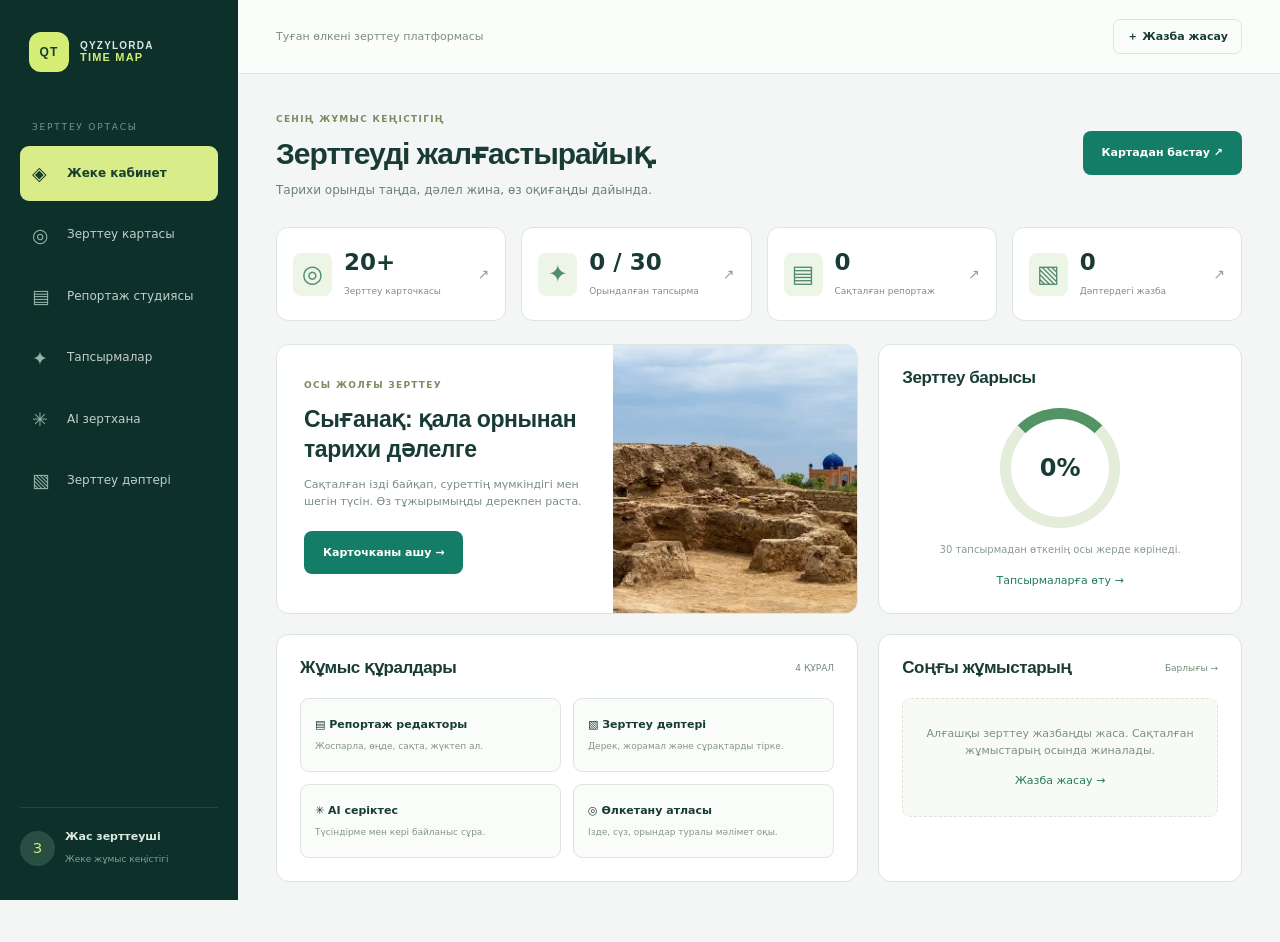
<file: index.html>
<!doctype html><html lang="kk"><head><meta charset="utf-8"><meta name="viewport" content="width=device-width,initial-scale=1"><title>Жеке кабинет | QYZYLORDA TIME MAP</title><link rel="stylesheet" href="styles.css"><link rel="stylesheet" href="pages.css"><link rel="stylesheet" href="dashboard.css"></head><body><aside class="app-sidebar"><a class="brand" href="index.html"><span class="brandmark">QT</span><span>QYZYLORDA<br><b>TIME MAP</b></span></a><span class="nav-label">ЗЕРТТЕУ ОРТАСЫ</span><nav id="nav"><a href="index.html"><i>◈</i> Жеке кабинет</a><a href="map.html"><i>◎</i> Зерттеу картасы</a><a href="stories.html"><i>▤</i> Репортаж студиясы</a><a href="quest.html"><i>✦</i> Тапсырмалар</a><a href="lab.html"><i>✳</i> AI зертхана</a><a href="notebook.html"><i>▧</i> Зерттеу дәптері</a></nav><div class="sidebar-bottom"><span class="avatar">З</span><div><b>Жас зерттеуші</b><small>Жеке жұмыс кеңістігі</small></div></div></aside><header class="app-top"><button id="menu" aria-label="Мәзір">☰</button><span>Туған өлкені зерттеу платформасы</span><a href="notebook.html" class="new-note">＋ Жазба жасау</a></header><main class="workspace"><div class="workspace-heading"><div><span class="eyebrow">СЕНІҢ ЖҰМЫС КЕҢІСТІГІҢ</span><h1>Зерттеуді жалғастырайық.</h1><p>Тарихи орынды таңда, дәлел жина, өз оқиғаңды дайында.</p></div><a class="button primary" href="map.html">Картадан бастау ↗</a></div><section class="overview"><a href="map.html"><span class="metric-icon">◎</span><div><b>20+</b><small>Зерттеу карточкасы</small></div><span>↗</span></a><a href="quest.html"><span class="metric-icon">✦</span><div><b id="doneMetric">0 / 30</b><small>Орындалған тапсырма</small></div><span>↗</span></a><a href="stories.html"><span class="metric-icon">▤</span><div><b id="reportMetric">0</b><small>Сақталған репортаж</small></div><span>↗</span></a><a href="notebook.html"><span class="metric-icon">▧</span><div><b id="notesMetric">0</b><small>Дәптердегі жазба</small></div><span>↗</span></a></section><div class="dashboard-grid"><section class="panel expedition"><div class="exp-copy"><span class="eyebrow">ОСЫ ЖОЛҒЫ ЗЕРТТЕУ</span><h2>Сығанақ: қала орнынан тарихи дәлелге</h2><p>Сақталған ізді байқап, суреттің мүмкіндігі мен шегін түсін. Өз тұжырымыңды дерекпен раста.</p><a class="button primary" href="map.html">Карточканы ашу →</a></div><img src="assets/syganak.webp" alt="Сығанақ қалашығы"></section><section class="panel progress-panel"><h2>Зерттеу барысы</h2><div class="progress-ring"><strong id="progressPercent">0%</strong></div><p>30 тапсырмадан өткенің осы жерде көрінеді.</p><a href="quest.html">Тапсырмаларға өту →</a></section><section class="panel"><div class="panel-head"><h2>Жұмыс құралдары</h2><span>4 ҚҰРАЛ</span></div><div class="tools-grid"><a href="stories.html"><b>▤ Репортаж редакторы</b><small>Жоспарла, өңде, сақта, жүктеп ал.</small></a><a href="notebook.html"><b>▧ Зерттеу дәптері</b><small>Дерек, жорамал және сұрақтарды тірке.</small></a><a href="lab.html"><b>✳ AI серіктес</b><small>Түсіндірме мен кері байланыс сұра.</small></a><a href="map.html"><b>◎ Өлкетану атласы</b><small>Ізде, сүз, орындар туралы мәлімет оқы.</small></a></div></section><section class="panel"><div class="panel-head"><h2>Соңғы жұмыстарың</h2><a href="notebook.html">Барлығы →</a></div><div id="recentWork" class="recent-work"></div></section></div></main><script src="workspace.js"></script></body></html>
</file>
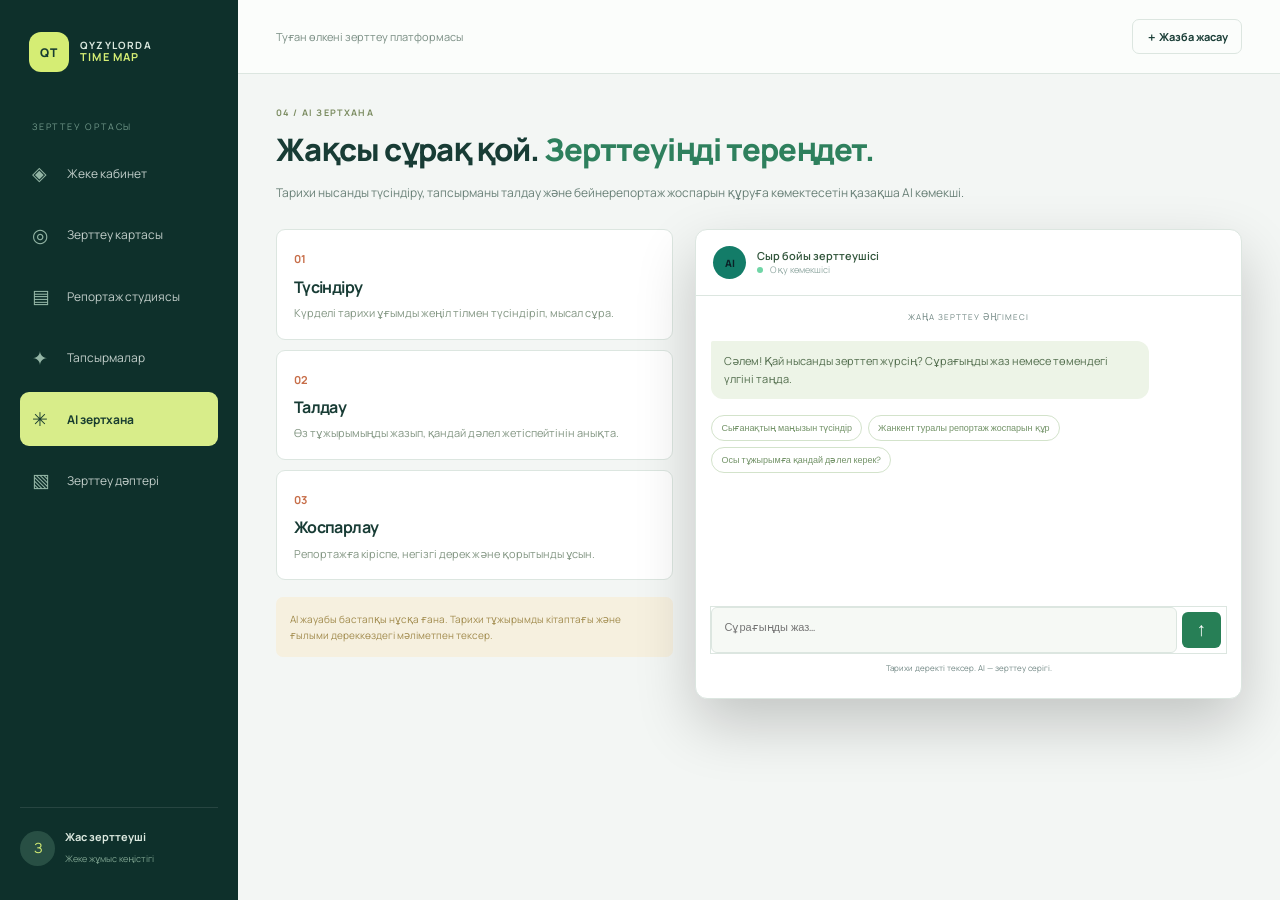
<file: lab.html>
<!doctype html><html lang="kk"><head><meta charset="utf-8"><meta name="viewport" content="width=device-width,initial-scale=1"><meta name="theme-color" content="#0b1720"><title>AI зертхана | QYZYLORDA TIME MAP</title><link href="https://fonts.googleapis.com/css2?family=DM+Sans:wght@400;500;600;700&family=Manrope:wght@400;500;600;700;800&display=swap" rel="stylesheet"><link rel="stylesheet" href="styles.css"><link rel="stylesheet" href="pages.css"><link rel="stylesheet" href="dashboard.css"></head><body><aside class="app-sidebar"><a class="brand" href="index.html"><span class="brandmark">QT</span><span>QYZYLORDA<br><b>TIME MAP</b></span></a><span class="nav-label">ЗЕРТТЕУ ОРТАСЫ</span><nav id="nav"><a href="index.html"><i>◈</i> Жеке кабинет</a><a href="map.html"><i>◎</i> Зерттеу картасы</a><a href="stories.html"><i>▤</i> Репортаж студиясы</a><a href="quest.html"><i>✦</i> Тапсырмалар</a><a href="lab.html"><i>✳</i> AI зертхана</a><a href="notebook.html"><i>▧</i> Зерттеу дәптері</a></nav><div class="sidebar-bottom"><span class="avatar">З</span><div><b>Жас зерттеуші</b><small>Жеке жұмыс кеңістігі</small></div></div></aside><header class="app-top"><button id="menu" aria-label="Мәзір">☰</button><span>Туған өлкені зерттеу платформасы</span><a href="notebook.html" class="new-note">＋ Жазба жасау</a></header><main class="subpage"><div class="eyebrow">04 / AI ЗЕРТХАНА</div><h1 class="page-title">Жақсы сұрақ қой. <em>Зерттеуіңді тереңдет.</em></h1><p class="page-lead">Тарихи нысанды түсіндіру, тапсырманы талдау және бейнерепортаж жоспарын құруға көмектесетін қазақша AI көмекші.</p><div class="lab-layout"><div class="lab-info"><div class="lab-card"><span>01</span><h3>Түсіндіру</h3><p>Күрделі тарихи ұғымды жеңіл тілмен түсіндіріп, мысал сұра.</p></div><div class="lab-card"><span>02</span><h3>Талдау</h3><p>Өз тұжырымыңды жазып, қандай дәлел жетіспейтінін анықта.</p></div><div class="lab-card"><span>03</span><h3>Жоспарлау</h3><p>Репортажға кіріспе, негізгі дерек және қорытынды ұсын.</p></div><div class="ai-warning">AI жауабы бастапқы нұсқа ғана. Тарихи тұжырымды кітаптағы және ғылыми дереккөздегі мәліметпен тексер.</div></div><div class="chat"><div class="chat-head"><div class="ai-avatar">AI</div><div><b>Сыр бойы зерттеушісі</b><small><i></i> Оқу көмекшісі</small></div></div><div class="chat-body" id="chatBody"><div class="date-chip">ЖАҢА ЗЕРТТЕУ ӘҢГІМЕСІ</div><div class="bubble bot">Сәлем! Қай нысанды зерттеп жүрсің? Сұрағыңды жаз немесе төмендегі үлгіні таңда.</div><div class="suggestions"><button>Сығанақтың маңызын түсіндір</button><button>Жанкент туралы репортаж жоспарын құр</button><button>Осы тұжырымға қандай дәлел керек?</button></div></div><form id="chatForm" class="chat-form"><textarea id="chatInput" rows="1" maxlength="1200" placeholder="Сұрағыңды жаз..."></textarea><button aria-label="Жіберу">↑</button></form><div class="chat-foot">Тарихи деректі тексер. AI — зерттеу серігі.</div></div></div></main><script src="page.js"></script><script src="ai.js"></script><script src="lab.js"></script><script src="workspace.js"></script></body></html>
</file>
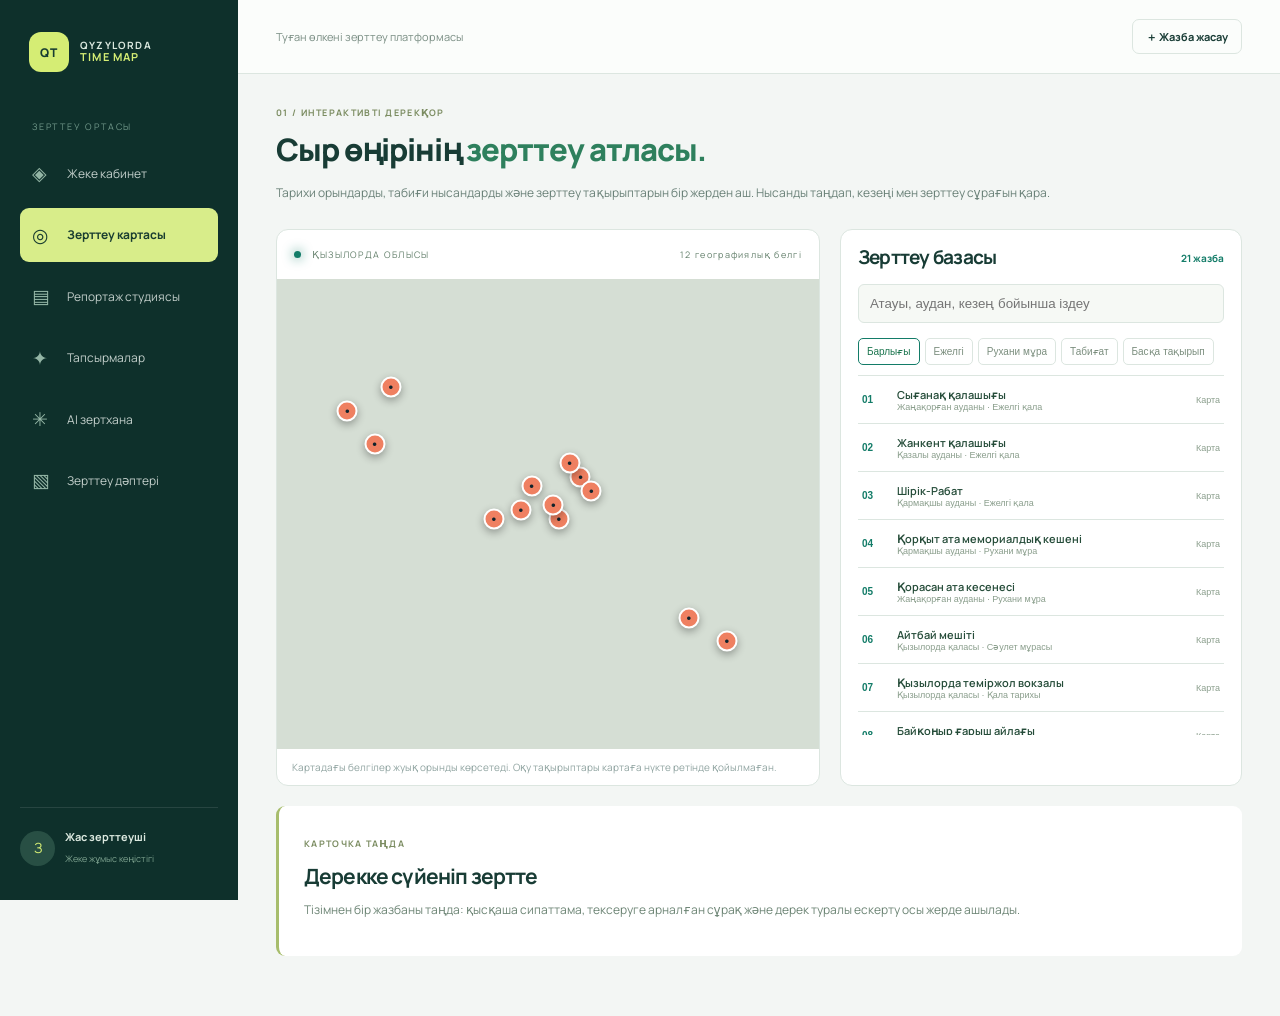
<file: map.html>
<!doctype html><html lang="kk"><head><meta charset="utf-8"><meta name="viewport" content="width=device-width,initial-scale=1"><meta name="theme-color" content="#0b1720"><title>Зерттеу картасы | QYZYLORDA TIME MAP</title><link href="https://fonts.googleapis.com/css2?family=DM+Sans:wght@400;500;600;700&family=Manrope:wght@400;500;600;700;800&display=swap" rel="stylesheet"><link rel="stylesheet" href="styles.css"><link rel="stylesheet" href="pages.css"><link rel="stylesheet" href="dashboard.css"></head><body><aside class="app-sidebar"><a class="brand" href="index.html"><span class="brandmark">QT</span><span>QYZYLORDA<br><b>TIME MAP</b></span></a><span class="nav-label">ЗЕРТТЕУ ОРТАСЫ</span><nav id="nav"><a href="index.html"><i>◈</i> Жеке кабинет</a><a href="map.html"><i>◎</i> Зерттеу картасы</a><a href="stories.html"><i>▤</i> Репортаж студиясы</a><a href="quest.html"><i>✦</i> Тапсырмалар</a><a href="lab.html"><i>✳</i> AI зертхана</a><a href="notebook.html"><i>▧</i> Зерттеу дәптері</a></nav><div class="sidebar-bottom"><span class="avatar">З</span><div><b>Жас зерттеуші</b><small>Жеке жұмыс кеңістігі</small></div></div></aside><header class="app-top"><button id="menu" aria-label="Мәзір">☰</button><span>Туған өлкені зерттеу платформасы</span><a href="notebook.html" class="new-note">＋ Жазба жасау</a></header><main class="subpage"><div class="eyebrow">01 / ИНТЕРАКТИВТІ ДЕРЕКҚОР</div><h1 class="page-title">Сыр өңірінің <em>зерттеу атласы.</em></h1><p class="page-lead">Тарихи орындарды, табиғи нысандарды және зерттеу тақырыптарын бір жерден аш. Нысанды таңдап, кезеңі мен зерттеу сұрағын қара.</p><div class="map-layout map-page-layout"><div class="mapbox"><div class="map-top"><span><i class="live-dot"></i> ҚЫЗЫЛОРДА ОБЛЫСЫ</span><span>12 географиялық белгі</span></div><div class="map-canvas"><iframe title="OpenStreetMap: Қызылорда облысы" src="https://www.openstreetmap.org/export/embed.html?bbox=61.8%2C43.0%2C68.8%2C46.2&layer=mapnik"></iframe><div class="map-pins" id="mapPins"></div></div><p class="map-disclaimer">Картадағы белгілер жуық орынды көрсетеді. Оқу тақырыптары картаға нүкте ретінде қойылмаған.</p></div><aside class="database"><div class="db-head"><h2>Зерттеу базасы</h2><b id="count">20 жазба</b></div><input id="search" class="db-search" placeholder="Атауы, аудан, кезең бойынша іздеу"><div id="filters" class="db-filters"><button class="active" data-cat="Барлығы">Барлығы</button><button data-cat="Ежелгі қала">Ежелгі</button><button data-cat="Рухани мұра">Рухани мұра</button><button data-cat="Табиғи мұра">Табиғат</button><button data-cat="Оқу миссиясы">Басқа тақырып</button></div><div id="places" class="db-list"></div></aside></div><article id="placeDetail" class="detail-panel"><span class="eyebrow">КАРТОЧКА ТАҢДА</span><h2>Дерекке сүйеніп зертте</h2><p>Тізімнен бір жазбаны таңда: қысқаша сипаттама, тексеруге арналған сұрақ және дерек туралы ескерту осы жерде ашылады.</p></article></main><script src="page.js"></script><script src="places.js"></script><script src="map.js"></script><script src="workspace.js"></script></body></html>
</file>
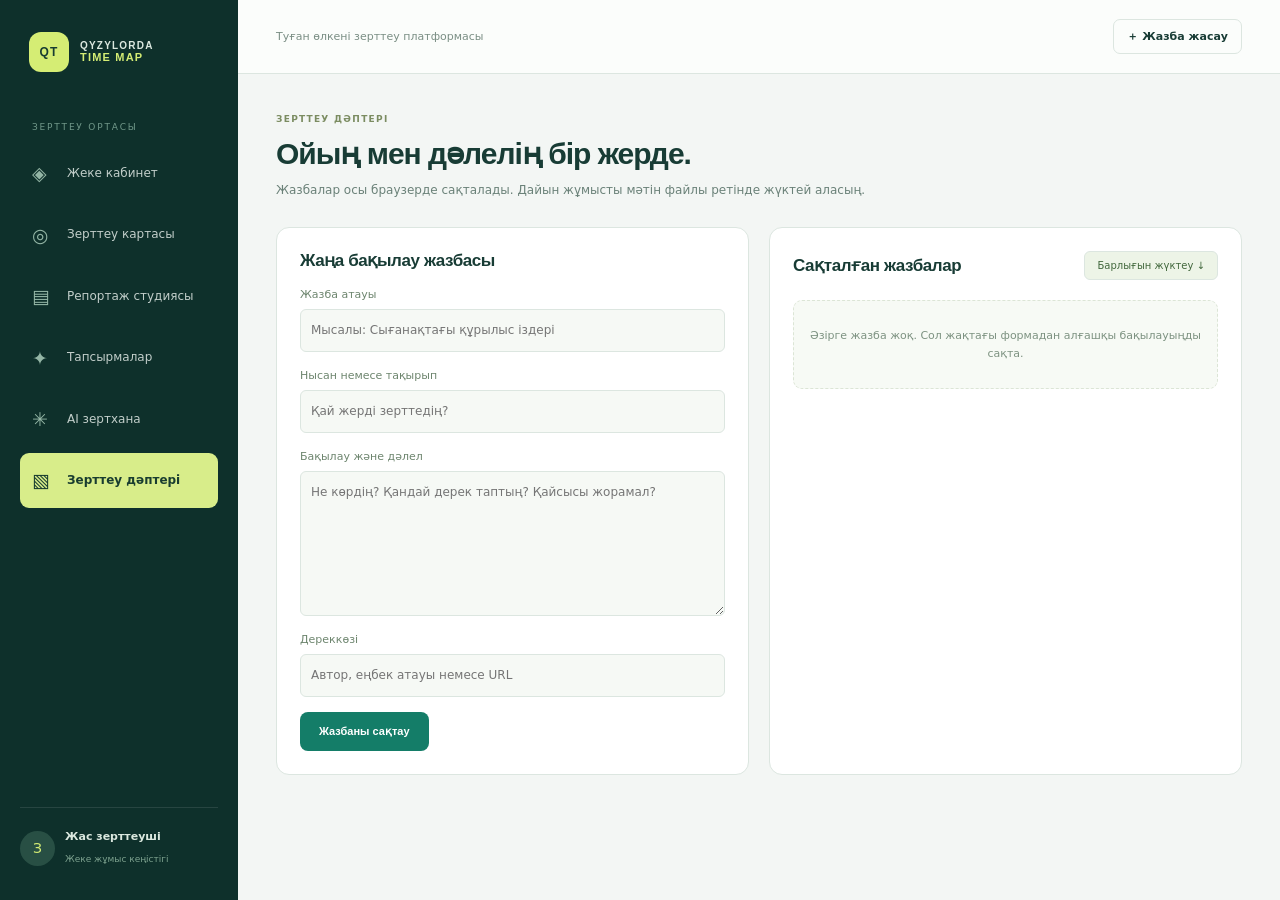
<file: notebook.html>
<!doctype html><html lang="kk"><head><meta charset="utf-8"><meta name="viewport" content="width=device-width,initial-scale=1"><title>Зерттеу дәптері | QYZYLORDA TIME MAP</title><link rel="stylesheet" href="styles.css"><link rel="stylesheet" href="pages.css"><link rel="stylesheet" href="dashboard.css"></head><body><aside class="app-sidebar"><a class="brand" href="index.html"><span class="brandmark">QT</span><span>QYZYLORDA<br><b>TIME MAP</b></span></a><span class="nav-label">ЗЕРТТЕУ ОРТАСЫ</span><nav id="nav"><a href="index.html"><i>◈</i> Жеке кабинет</a><a href="map.html"><i>◎</i> Зерттеу картасы</a><a href="stories.html"><i>▤</i> Репортаж студиясы</a><a href="quest.html"><i>✦</i> Тапсырмалар</a><a href="lab.html"><i>✳</i> AI зертхана</a><a href="notebook.html"><i>▧</i> Зерттеу дәптері</a></nav><div class="sidebar-bottom"><span class="avatar">З</span><div><b>Жас зерттеуші</b><small>Жеке жұмыс кеңістігі</small></div></div></aside><header class="app-top"><button id="menu" aria-label="Мәзір">☰</button><span>Туған өлкені зерттеу платформасы</span><a href="notebook.html" class="new-note">＋ Жазба жасау</a></header><main class="workspace"><div class="workspace-heading"><div><span class="eyebrow">ЗЕРТТЕУ ДӘПТЕРІ</span><h1>Ойың мен дәлелің бір жерде.</h1><p>Жазбалар осы браузерде сақталады. Дайын жұмысты мәтін файлы ретінде жүктей аласың.</p></div></div><div class="notebook-layout"><section class="panel"><h2>Жаңа бақылау жазбасы</h2><form id="noteForm" class="editor-form"><label>Жазба атауы<input id="noteTitle" required maxlength="100" placeholder="Мысалы: Сығанақтағы құрылыс іздері"></label><label>Нысан немесе тақырып<input id="notePlace" maxlength="100" placeholder="Қай жерді зерттедің?"></label><label>Бақылау және дәлел<textarea id="noteText" required rows="6" maxlength="6000" placeholder="Не көрдің? Қандай дерек таптың? Қайсысы жорамал?"></textarea></label><label>Дереккөзі<input id="noteSource" maxlength="500" placeholder="Автор, еңбек атауы немесе URL"></label><button class="button primary" type="submit">Жазбаны сақтау</button><span id="noteStatus" role="status"></span></form></section><section class="panel"><div class="panel-head"><h2>Сақталған жазбалар</h2><button class="small-button" id="exportNotes">Барлығын жүктеу ↓</button></div><div id="noteList"></div></section></div></main><script src="workspace.js"></script></body></html>
</file>
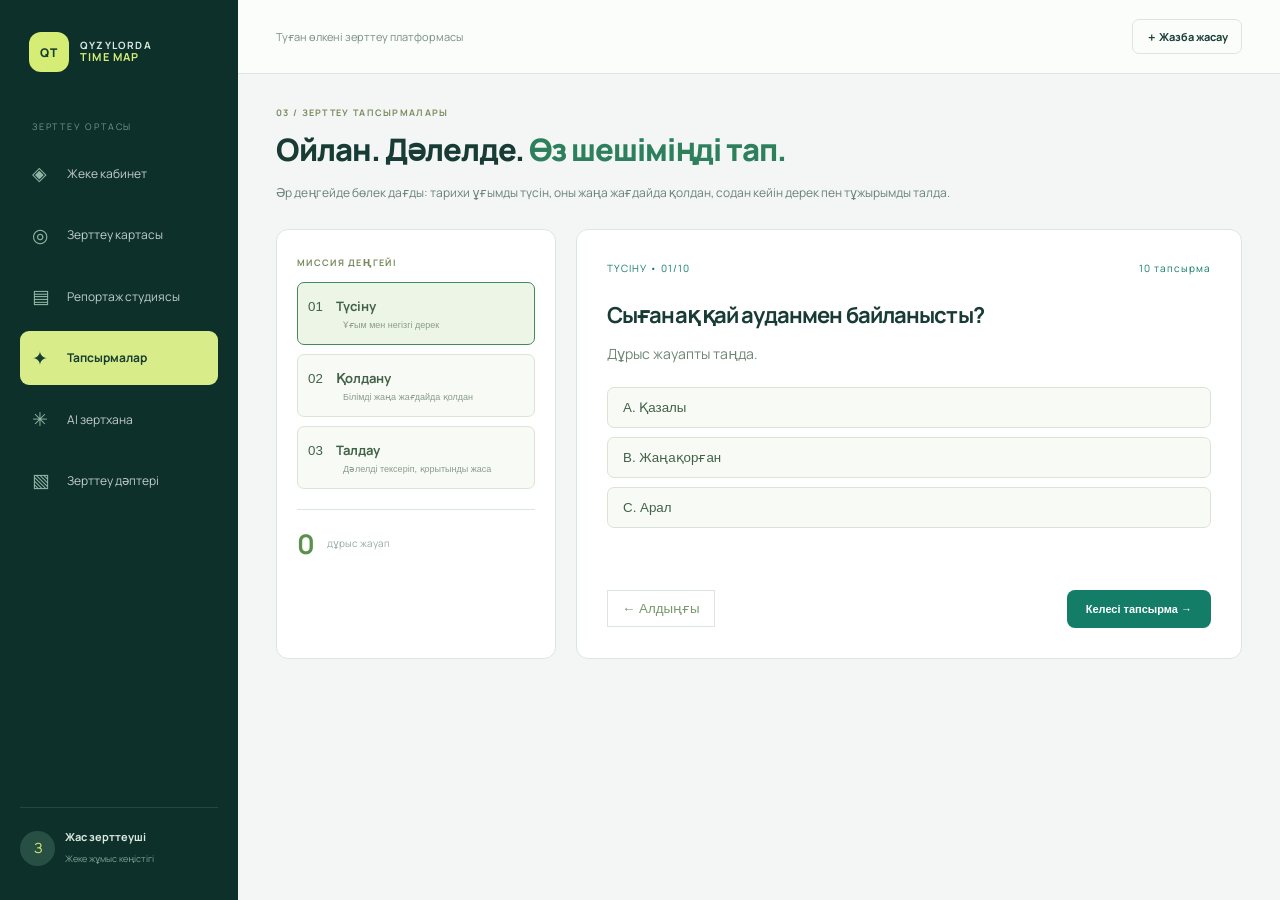
<file: quest.html>
<!doctype html><html lang="kk"><head><meta charset="utf-8"><meta name="viewport" content="width=device-width,initial-scale=1"><meta name="theme-color" content="#0b1720"><title>QYZYLORDA QUEST | QYZYLORDA TIME MAP</title><link href="https://fonts.googleapis.com/css2?family=DM+Sans:wght@400;500;600;700&family=Manrope:wght@400;500;600;700;800&display=swap" rel="stylesheet"><link rel="stylesheet" href="styles.css"><link rel="stylesheet" href="pages.css"><link rel="stylesheet" href="dashboard.css"></head><body><aside class="app-sidebar"><a class="brand" href="index.html"><span class="brandmark">QT</span><span>QYZYLORDA<br><b>TIME MAP</b></span></a><span class="nav-label">ЗЕРТТЕУ ОРТАСЫ</span><nav id="nav"><a href="index.html"><i>◈</i> Жеке кабинет</a><a href="map.html"><i>◎</i> Зерттеу картасы</a><a href="stories.html"><i>▤</i> Репортаж студиясы</a><a href="quest.html"><i>✦</i> Тапсырмалар</a><a href="lab.html"><i>✳</i> AI зертхана</a><a href="notebook.html"><i>▧</i> Зерттеу дәптері</a></nav><div class="sidebar-bottom"><span class="avatar">З</span><div><b>Жас зерттеуші</b><small>Жеке жұмыс кеңістігі</small></div></div></aside><header class="app-top"><button id="menu" aria-label="Мәзір">☰</button><span>Туған өлкені зерттеу платформасы</span><a href="notebook.html" class="new-note">＋ Жазба жасау</a></header><main class="subpage"><div class="eyebrow">03 / ЗЕРТТЕУ ТАПСЫРМАЛАРЫ</div><h1 class="page-title">Ойлан. Дәлелде. <em>Өз шешіміңді тап.</em></h1><p class="page-lead">Әр деңгейде бөлек дағды: тарихи ұғымды түсін, оны жаңа жағдайда қолдан, содан кейін дерек пен тұжырымды талда.</p><div class="quest-dashboard"><aside class="quest-sidebar"><span class="eyebrow">МИССИЯ ДЕҢГЕЙІ</span><button class="qlevel active" data-level="Түсіну">01 <span>Түсіну</span><small>Ұғым мен негізгі дерек</small></button><button class="qlevel" data-level="Қолдану">02 <span>Қолдану</span><small>Білімді жаңа жағдайда қолдан</small></button><button class="qlevel" data-level="Талдау">03 <span>Талдау</span><small>Дәлелді тексеріп, қорытынды жаса</small></button><div class="score-box"><b id="score">0</b><span>дұрыс жауап</span></div></aside><section class="quiz"><div class="quiz-top"><span id="qLevel">ТҮСІНУ • 01/10</span><span id="qCount">10 тапсырма</span></div><div id="question"></div><div id="answers" class="answer-list"></div><div id="feedback" class="feedback"></div><div class="quiz-controls"><button id="backQ">← Алдыңғы</button><button id="nextQ" class="button primary">Келесі тапсырма →</button></div></section></div></main><script src="page.js"></script><script src="quest.js"></script><script src="workspace.js"></script></body></html>
</file>
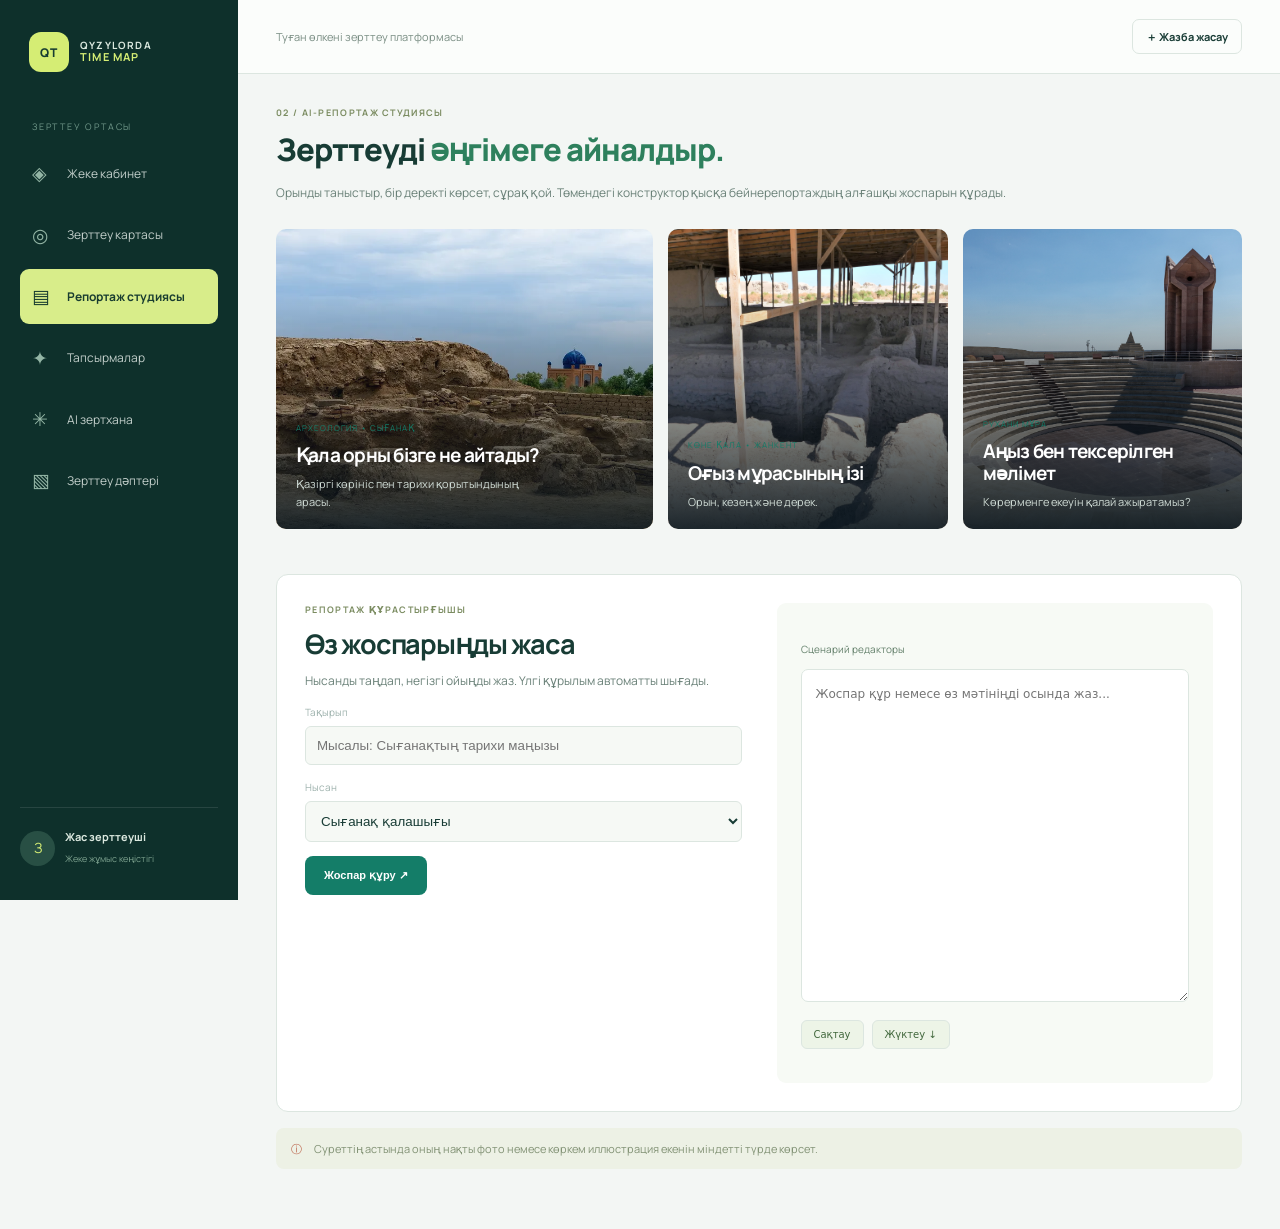
<file: stories.html>
<!doctype html><html lang="kk"><head><meta charset="utf-8"><meta name="viewport" content="width=device-width,initial-scale=1"><meta name="theme-color" content="#0b1720"><title>Репортаждар | QYZYLORDA TIME MAP</title><link href="https://fonts.googleapis.com/css2?family=DM+Sans:wght@400;500;600;700&family=Manrope:wght@400;500;600;700;800&display=swap" rel="stylesheet"><link rel="stylesheet" href="styles.css"><link rel="stylesheet" href="pages.css"><link rel="stylesheet" href="dashboard.css"></head><body><aside class="app-sidebar"><a class="brand" href="index.html"><span class="brandmark">QT</span><span>QYZYLORDA<br><b>TIME MAP</b></span></a><span class="nav-label">ЗЕРТТЕУ ОРТАСЫ</span><nav id="nav"><a href="index.html"><i>◈</i> Жеке кабинет</a><a href="map.html"><i>◎</i> Зерттеу картасы</a><a href="stories.html"><i>▤</i> Репортаж студиясы</a><a href="quest.html"><i>✦</i> Тапсырмалар</a><a href="lab.html"><i>✳</i> AI зертхана</a><a href="notebook.html"><i>▧</i> Зерттеу дәптері</a></nav><div class="sidebar-bottom"><span class="avatar">З</span><div><b>Жас зерттеуші</b><small>Жеке жұмыс кеңістігі</small></div></div></aside><header class="app-top"><button id="menu" aria-label="Мәзір">☰</button><span>Туған өлкені зерттеу платформасы</span><a href="notebook.html" class="new-note">＋ Жазба жасау</a></header><main class="subpage"><div class="eyebrow">02 / AI-РЕПОРТАЖ СТУДИЯСЫ</div><h1 class="page-title">Зерттеуді <em>әңгімеге айналдыр.</em></h1><p class="page-lead">Орынды таныстыр, бір деректі көрсет, сұрақ қой. Төмендегі конструктор қысқа бейнерепортаждың алғашқы жоспарын құрады.</p><div class="story-grid story-page-grid"><article class="story featured"><img src="assets/syganak.webp"><div class="story-overlay"><span class="pill">АРХЕОЛОГИЯ • СЫҒАНАҚ</span><h3>Қала орны бізге не айтады?</h3><p>Қазіргі көрініс пен тарихи қорытындының арасы.</p></div></article><article class="story"><img src="assets/zhankent.jpg"><div class="story-overlay"><span class="pill">КӨНЕ ҚАЛА • ЖАНКЕНТ</span><h3>Оғыз мұрасының ізі</h3><p>Орын, кезең және дерек.</p></div></article><article class="story"><img src="assets/korkyt-photo.jpg"><div class="story-overlay"><span class="pill">РУХАНИ МҰРА</span><h3>Аңыз бен тексерілген мәлімет</h3><p>Көрерменге екеуін қалай ажыратамыз?</p></div></article></div><div class="builder"><div><div class="eyebrow">РЕПОРТАЖ ҚҰРАСТЫРҒЫШЫ</div><h2>Өз жоспарыңды жаса</h2><p>Нысанды таңдап, негізгі ойыңды жаз. Үлгі құрылым автоматты шығады.</p><label>Тақырып<input id="reportTopic" placeholder="Мысалы: Сығанақтың тарихи маңызы"></label><label>Нысан<select id="reportPlace"><option>Сығанақ қалашығы</option><option>Жанкент қалашығы</option><option>Шірік-Рабат</option><option>Қорқыт ата кешені</option><option>Байқоңыр ғарыш айлағы</option></select></label><button class="button primary" id="makeReport">Жоспар құру ↗</button></div><div id="reportOutput" class="report-output"><span>СЦЕНАРИЙ ОСЫНДА ШЫҒАДЫ</span><p>Кіріспе • тексерілген дерек • нысанның маңызы • көрерменге сұрақ</p></div></div><div class="notice"><span>ⓘ</span><p>Суреттің астында оның нақты фото немесе көркем иллюстрация екенін міндетті түрде көрсет.</p></div></main><script src="page.js"></script><script src="stories.js"></script><script src="workspace.js"></script></body></html>
</file>
<file: styles.css>
:root{--bg:#0b1720;--panel:#10232e;--panel2:#142b37;--line:#25404b;--text:#edf4ef;--muted:#a9b9b8;--teal:#53d1c4;--coral:#f08061;--gold:#efbd67;--display:'Manrope',sans-serif;--body:'DM Sans',sans-serif}*{box-sizing:border-box}html{scroll-behavior:smooth;scroll-padding-top:85px}body{margin:0;background:var(--bg);color:var(--text);font-family:var(--body);font-size:15px;line-height:1.6}a{color:inherit;text-decoration:none}.topbar{height:78px;padding:0 5.5%;display:flex;align-items:center;justify-content:space-between;border-bottom:1px solid #ffffff10;position:sticky;top:0;background:#0b1720ed;backdrop-filter:blur(16px);z-index:20}.brand{display:flex;gap:11px;align-items:center;font:700 10px/1.15 var(--display);letter-spacing:1.2px}.brand b{color:var(--teal);font-size:11px}.brandmark{display:grid;place-items:center;width:38px;height:38px;border:1px solid var(--teal);border-radius:50%;color:var(--teal);font:800 12px var(--display)}nav{display:flex;gap:32px;color:#c2ceca;font-size:12px}nav a:hover,.text-link:hover{color:var(--teal)}.nav-cta{font-size:12px;color:var(--teal)}.nav-cta span{margin-left:8px}.menu{display:none}.hero{min-height:610px;padding:86px 8% 58px;display:grid;grid-template-columns:1fr 1.02fr;align-items:center;gap:5%;position:relative;overflow:hidden}.hero-copy{position:relative;z-index:2}.eyebrow{font-size:10px;font-weight:700;letter-spacing:2px;color:var(--coral)}.eyebrow i{display:inline-block;width:7px;height:7px;background:var(--teal);border-radius:50%;margin-right:8px;box-shadow:0 0 15px var(--teal)}h1,h2,h3{font-family:var(--display);line-height:1.15;margin:0;letter-spacing:-.04em}h1{font-size:clamp(52px,6.4vw,86px);margin:25px 0 18px;font-weight:800;letter-spacing:-.065em} .hero-copy>p{max-width:440px;color:#afbfbd;font-size:16px;line-height:1.8}.hero-actions{display:flex;align-items:center;gap:25px;margin-top:30px}.button{display:inline-flex;gap:17px;align-items:center;padding:13px 19px;border-radius:4px;font-size:12px;font-weight:700}.primary{background:var(--teal);color:#071a20}.primary:hover{background:#82e3d8;transform:translateY(-2px)}.text-link{font-size:12px;color:#d7e0da}.text-link span{color:var(--teal);margin-left:7px}.hero-stats{display:flex;gap:40px;margin-top:62px}.hero-stats div{display:flex;flex-direction:column}.hero-stats strong{font:700 23px var(--display);color:var(--teal)}.hero-stats small{font-size:10px;color:#839796}.hero-visual{height:400px;position:relative;border-radius:3px;z-index:1}.hero-visual:before{content:'';position:absolute;inset:-12px 12px 12px -12px;border:1px solid #50c9bd77;z-index:-1}.hero-visual img{width:100%;height:100%;object-fit:cover;filter:saturate(.78);border-radius:3px}.hero-visual:after{content:'';position:absolute;inset:0;background:linear-gradient(180deg,#0b172000 50%,#091821c9)}.image-label{position:absolute;bottom:22px;left:24px;font-size:9px;letter-spacing:1.4px;z-index:2}.pulse,.live-dot{display:inline-block;width:7px;height:7px;background:var(--teal);border-radius:50%;margin-right:8px;box-shadow:0 0 12px var(--teal)}.floating-card{position:absolute;right:-25px;top:35px;z-index:3;background:#f5f0e5;color:#132730;display:flex;align-items:center;gap:12px;padding:13px 16px;box-shadow:0 14px 35px #0005}.floating-card b,.floating-card small{display:block}.floating-card b{font:700 13px var(--display)}.floating-card small{font-size:10px;color:#63777a}.pin{color:#e07154;font-size:20px}.arrow{color:#167b82}.grid-stamp{position:absolute;right:18px;bottom:20px;font:10px/1.7 monospace;color:#ffffffbc;z-index:2;text-align:right}.hero-orb{position:absolute;border:1px solid #4ed1c41a;border-radius:50%;pointer-events:none}.orb1{width:370px;height:370px;right:-190px;top:-100px}.orb2{width:560px;height:560px;right:-290px;top:-195px}.ticker{height:54px;border-block:1px solid var(--line);display:flex;align-items:center;justify-content:center;gap:9px;color:#b0c0bd;font:600 10px var(--display);letter-spacing:1.2px}.ticker span{color:var(--teal)}.ticker b{position:absolute;right:5.5%;font-size:9px;color:#657a7c}.section{padding:100px 8%}.section-head{display:flex;justify-content:space-between;align-items:end;margin-bottom:38px}.section-head h2,.tool-head h2{font-size:clamp(30px,4vw,45px);margin-top:12px}.section-head>p{max-width:350px;color:var(--muted);font-size:13px}.map-section{background:#0e1c25}.map-layout{display:grid;grid-template-columns:1.6fr .85fr;gap:20px}.mapbox,.place-list{background:var(--panel);border:1px solid var(--line)}.map-top{height:49px;padding:0 17px;display:flex;align-items:center;justify-content:space-between;font-size:9px;letter-spacing:1.3px;color:#c1d0cb}.map-tools button{width:27px;height:27px;border:1px solid var(--line);background:none;color:var(--text);cursor:pointer}.map-canvas{height:380px;position:relative;overflow:hidden;background:#d5ded4}.map-canvas iframe{width:100%;height:100%;border:0;filter:grayscale(.45) sepia(.14) hue-rotate(130deg) saturate(.7)}.map-wash{position:absolute;inset:0;background:#14323b1c;pointer-events:none}.map-caption{position:absolute;bottom:11px;left:13px;background:#0b1720db;padding:7px 10px;font:9px var(--display);letter-spacing:.9px}.map-caption span{color:var(--teal)}.map-legend{height:45px;display:flex;align-items:center;gap:22px;padding:0 16px;font-size:10px;color:#9fb1ae}.dot{display:inline-block;width:7px;height:7px;border-radius:50%;margin-right:5px}.ancient{background:var(--coral)}.sacred{background:var(--gold)}.modern{background:var(--teal)}.place-list{padding:18px}.list-head{display:flex;justify-content:space-between;align-items:center}.list-head h3{font-size:17px}.list-head span{font-size:9px;color:var(--muted)}.search{height:38px;border:1px solid var(--line);margin:15px 0;display:flex;align-items:center;padding:0 10px;gap:8px}.search span{font-size:20px;color:var(--teal)}.search input{background:none;border:0;outline:0;color:white;font:12px var(--body);width:100%}.place-row{padding:10px 4px;border-top:1px solid #ffffff13;display:grid;grid-template-columns:25px 1fr auto;align-items:center;gap:8px;cursor:pointer}.place-row:hover,.place-row.selected{background:#17333a}.place-row .num{font:10px var(--display);color:var(--teal)}.place-row b{display:block;font:600 11px var(--display)}.place-row small{display:block;font-size:9px;color:#91a4a1}.place-row .type{font-size:8px;color:var(--gold)}.map-pins{position:absolute;inset:0;pointer-events:none}.map-pin{position:absolute;pointer-events:auto;width:23px;height:23px;border-radius:50% 50% 50% 0;transform:rotate(-45deg);background:var(--coral);border:2px solid white;box-shadow:0 3px 9px #0005;cursor:pointer}.map-pin:after{content:attr(data-n);position:absolute;inset:0;display:grid;place-items:center;transform:rotate(45deg);font-size:8px;font-weight:bold}.map-pin.sacred-pin{background:var(--gold)}.map-pin.modern-pin{background:var(--teal);color:#092127}.stories-section{background:#f0ecdf;color:#13252b}.stories-section .section-head>p{color:#56686b}.stories-section .eyebrow{color:#bb634a}.story-grid{display:grid;grid-template-columns:1.35fr 1fr 1fr;gap:15px}.story{height:300px;position:relative;overflow:hidden;background:#19303a;color:#fff}.story img{width:100%;height:100%;object-fit:cover;transition:transform .5s}.story:hover img{transform:scale(1.04)}.story:after{content:'';position:absolute;inset:0;background:linear-gradient(0deg,#09151dea,transparent 78%)}.story-overlay{position:absolute;z-index:1;bottom:19px;left:20px;right:15px}.pill{font-size:8px;letter-spacing:1px;color:var(--teal)}.story h3{font-size:19px;margin:8px 0}.story p{font-size:11px;color:#cfdbd5;margin:0;max-width:250px}.play{position:absolute;right:0;bottom:15px;border:1px solid #ffffff9a;border-radius:50%;width:38px;height:38px;background:#ffffff20;color:white;cursor:pointer}.notice{margin-top:16px;padding:12px 15px;background:#e1dfd3;display:flex;gap:12px;align-items:center;color:#5c6c6a;font-size:11px}.notice span{color:#bb634a}.notice p{margin:0}.quest-section{display:grid;grid-template-columns:1fr .8fr;gap:10%;align-items:center;background:#10232c}.quest-intro h2,.ai-left h2{font-size:clamp(34px,4.5vw,50px);margin:14px 0}.quest-intro>p,.ai-left>p{max-width:440px;color:var(--muted);font-size:13px}.level-switch{display:flex;gap:7px;margin:28px 0 17px}.level-switch button{border:1px solid var(--line);background:none;color:#aabbb8;padding:8px 15px;font:11px var(--body);cursor:pointer}.level-switch button.active{background:var(--teal);border-color:var(--teal);color:#0b1b20;font-weight:700}.quest-card{max-width:500px;min-height:160px;padding:21px 23px;border-left:2px solid var(--coral);background:#172d37}.quest-card small{color:var(--coral);font-size:9px;letter-spacing:1px}.quest-card h3{font-size:19px;margin:10px 0}.quest-card p{font-size:12px;color:#adbfbb;margin:0 0 12px}.quest-card button{border:0;background:none;padding:0;color:var(--teal);font:600 11px var(--body);cursor:pointer}.answer{padding:10px 12px;margin-top:8px;background:#0b1d25;color:#d9e5df;font-size:11px;display:none}.answer.open{display:block}.quest-controls{display:flex;align-items:center;gap:15px;margin-top:15px;color:#819694;font-size:10px}.round{width:31px;height:31px;border:1px solid var(--line);background:none;color:var(--text);cursor:pointer}.quest-art{height:380px;position:relative;display:flex;justify-content:center;align-items:end;border-bottom:1px solid #33545a}.quest-art:before{content:'';position:absolute;bottom:0;width:290px;height:290px;border-radius:50%;background:#193743}.quest-art img{position:relative;height:91%;object-fit:contain;z-index:1}.quest-note{position:absolute;z-index:2;left:0;bottom:33px;background:#e9e1d1;color:#13242a;padding:13px 17px;max-width:190px;box-shadow:0 9px 20px #0003}.quest-note span,.quest-note b,.quest-note small{display:block}.quest-note span{font-size:8px;letter-spacing:1.3px;color:#bb634a}.quest-note b{font:700 12px var(--display);margin:4px 0}.quest-note small{font-size:9px;color:#697876}.quest-spark{position:absolute;top:45px;right:28px;color:var(--gold);font-size:30px}.ai-section{display:grid;grid-template-columns:.8fr 1fr;gap:8%;align-items:center;background:#0b1720}.ai-left{position:relative;min-height:400px;padding-top:35px}.ai-left h2{margin-top:18px}.ai-capabilities{display:flex;flex-direction:column;gap:9px;margin-top:27px;color:#c2d0ca;font-size:11px}.ai-capabilities span:first-letter{color:var(--teal)}.ai-mascot{position:absolute;height:200px;right:15px;bottom:0;object-fit:contain;opacity:.95}.chat{border:1px solid #28434d;background:#0f2029;box-shadow:0 25px 60px #0003}.chat-head{height:66px;border-bottom:1px solid #263d47;display:flex;align-items:center;gap:11px;padding:0 17px}.ai-avatar{width:33px;height:33px;border-radius:50%;background:var(--teal);color:#0a2227;display:grid;place-items:center;font:800 10px var(--display)}.chat-head b,.chat-head small{display:block}.chat-head b{font:600 11px var(--display)}.chat-head small{font-size:9px;color:#93aaa4}.chat-head small i{display:inline-block;width:6px;height:6px;background:#70d5a6;border-radius:50%;margin-right:5px}.chat-menu{margin-left:auto;color:#809390}.chat-body{min-height:250px;max-height:350px;overflow:auto;padding:15px}.date-chip{width:max-content;margin:auto auto 17px;font-size:8px;color:#718783;letter-spacing:1px}.bubble{max-width:85%;padding:11px 13px;font-size:11px;line-height:1.65}.bot{background:#1b3039;color:#dbe5df;border-radius:2px 12px 12px 12px}.user{background:#175c5c;color:white;border-radius:12px 2px 12px 12px;margin:12px 0 12px auto}.suggestions{display:flex;flex-wrap:wrap;gap:6px;margin:16px 0}.suggestions button{border:1px solid #35515a;border-radius:20px;background:none;color:#b7c9c2;padding:6px 9px;font:9px var(--body);cursor:pointer}.suggestions button:hover{border-color:var(--teal);color:var(--teal)}.chat-form{margin:0 14px;height:48px;display:flex;border:1px solid #35515a}.chat-form textarea{flex:1;resize:none;background:none;border:0;padding:12px;color:white;font:11px var(--body);outline:0}.chat-form button{width:39px;margin:5px;border:0;background:var(--teal);font-size:19px;color:#0b1c23;cursor:pointer}.chat-foot{text-align:center;padding:8px 0 11px;color:#718784;font-size:8px}.toolkit{background:#ece9de;color:#13252b}.toolkit .eyebrow{color:#bb634a}.tool-head{margin-bottom:34px}.steps{display:grid;grid-template-columns:repeat(4,1fr);border-top:1px solid #bdc7bc}.steps article{padding:23px 20px 0 0;border-right:1px solid #ccd2c9;margin-right:20px}.steps article:last-child{border:0}.steps article>span{font:700 12px var(--display);color:#b7654d}.steps h3{font-size:17px;margin:18px 0 8px}.steps p{font-size:11px;color:#5e6c68;max-width:220px}.final-cta{padding:55px 8%;background:#14313a;display:flex;align-items:center;justify-content:space-between;position:relative;overflow:hidden}.final-cta h2{font-size:35px;margin-top:10px}.final-cta .eyebrow{color:var(--teal)}.cta-orbit{position:absolute;right:40%;font:800 110px var(--display);color:#ffffff08}footer{height:95px;padding:0 5.5%;display:flex;align-items:center;justify-content:space-between;color:#839795;font-size:9px}footer .brand{color:var(--text)}.toast{position:fixed;bottom:25px;left:50%;transform:translate(-50%,20px);opacity:0;background:#e7dfce;color:#14252b;padding:12px 18px;font-size:12px;z-index:40;transition:.25s}.toast.show{opacity:1;transform:translate(-50%,0)}@media(max-width:850px){nav{gap:15px;font-size:10px}.hero{padding-inline:6%;gap:3%}.hero-visual{height:330px}.section{padding:75px 6%}.map-layout{grid-template-columns:1.2fr .9fr}.place-list{padding:12px}.ai-mascot{height:155px}}@media(max-width:650px){.topbar{height:65px;padding:0 5%}.topbar nav{display:none;position:absolute;top:65px;left:0;right:0;background:#0b1720;padding:20px;flex-direction:column;border-bottom:1px solid var(--line)}.topbar nav.open{display:flex}.nav-cta{display:none}.menu{display:block;background:none;border:0;color:white;font-size:20px}.hero{display:block;padding:65px 7% 40px}.hero h1{font-size:58px}.hero-visual{height:280px;margin:50px 10px 0 0}.floating-card{right:-7px}.hero-stats{gap:24px;margin-top:42px}.ticker{font-size:8px;gap:5px}.ticker b{display:none}.section{padding:65px 6%}.section-head{display:block}.section-head>p{margin-top:12px}.map-layout{display:flex;flex-direction:column}.map-canvas{height:300px}.map-legend{gap:11px;font-size:8px}.place-row{padding:12px 4px}.story-grid{grid-template-columns:1fr}.story{height:250px}.quest-section,.ai-section{grid-template-columns:1fr;gap:30px}.quest-art{height:300px;order:-1}.quest-art img{height:90%}.quest-note{left:0;bottom:20px}.ai-left{min-height:300px}.ai-mascot{height:145px}.chat-body{min-height:210px}.steps{grid-template-columns:1fr 1fr;row-gap:15px}.steps article:nth-child(2){border-right:0}.final-cta{padding:42px 7%;display:block}.final-cta h2{font-size:28px}.final-cta .button{margin-top:22px}footer{height:auto;padding:25px 6%;gap:20px;flex-wrap:wrap}footer p{order:3;width:100%;margin:0}}
.filters{display:flex;flex-wrap:wrap;gap:5px;margin:-5px 0 10px}.filters button{border:1px solid var(--line);background:none;color:#9fb1ae;padding:5px 8px;font:9px var(--body);cursor:pointer}.filters button.on{border-color:var(--teal);color:var(--teal)}.place-detail{padding:13px;margin-top:12px;background:#172e38;border-left:2px solid var(--gold);min-height:95px}.place-detail small{font-size:8px;color:var(--gold);letter-spacing:1px}.place-detail h4{font:700 12px var(--display);margin:6px 0}.place-detail p{font-size:10px;color:#bfd0ca;margin:5px 0}.place-detail .source{color:#849a96;font-size:9px}
</file>
<file: pages.css>
.subpage{min-height:80vh;padding:72px 8% 100px}.page-title{font-size:clamp(42px,6vw,74px);margin:18px 0}.page-title em{font-style:normal;color:var(--teal)}.page-lead{max-width:720px;color:var(--muted);font-size:15px;line-height:1.8;margin-bottom:42px}.map-page-layout{grid-template-columns:1.15fr .85fr}.map-page-layout .map-canvas{height:470px}.map-disclaimer{color:#90a4a1;font-size:10px}.database{background:var(--panel);padding:17px;border:1px solid var(--line)}.db-head{display:flex;justify-content:space-between;align-items:center}.db-head h2{font-size:19px}.db-head b{color:var(--teal);font-size:10px}.db-search{margin:15px 0;width:100%;padding:11px;background:#0b1720;border:1px solid var(--line);color:white}.db-filters{display:flex;gap:5px;flex-wrap:wrap;margin-bottom:10px}.db-filters button{background:none;border:1px solid var(--line);color:#b4c2bd;padding:6px 8px;font:10px var(--body);cursor:pointer}.db-filters button.active{color:var(--teal);border-color:var(--teal)}.db-list{max-height:360px;overflow:auto}.db-row{width:100%;border:0;border-top:1px solid #ffffff14;background:transparent;color:var(--text);padding:11px 4px;display:grid;grid-template-columns:28px 1fr auto;gap:7px;text-align:left;align-items:center;cursor:pointer}.db-row:hover,.db-row.active{background:#18323b}.db-row>b{color:var(--teal);font-size:10px}.db-row strong,.db-row small{display:block}.db-row strong{font:600 11px var(--display)}.db-row small,.db-row i{font-size:9px;color:#92a6a2}.db-row i{font-style:normal}.detail-panel{margin-top:20px;padding:25px;background:#132833;border-left:3px solid var(--gold)}.detail-panel h2{font-size:25px;margin:10px 0}.detail-panel p{max-width:850px;color:#bdcbc5}.detail-question{padding:15px;margin:17px 0;background:#0d202a}.detail-question b{color:var(--gold);font-size:11px}.detail-question p{margin:7px 0 0}.story-page-grid{margin:25px 0 45px}.builder{background:var(--panel);border:1px solid var(--line);padding:28px;display:grid;grid-template-columns:1fr 1fr;gap:35px}.builder h2{font-size:27px;margin:10px 0}.builder p{color:var(--muted);font-size:12px}.builder label{display:block;font-size:10px;color:#9eb2ad;margin:14px 0}.builder input,.builder select{display:block;width:100%;padding:11px;margin-top:6px;background:#0b1720;border:1px solid var(--line);color:white}.report-output{background:#ece9de;color:#1b2d30;padding:24px;min-height:260px}.report-output span{font-size:9px;letter-spacing:1px;color:#b3604a}.report-output h3{font-size:22px;margin:15px 0}.report-output p{color:#50615e}.quest-dashboard{display:grid;grid-template-columns:280px 1fr;gap:20px}.quest-sidebar,.quiz{background:var(--panel);border:1px solid var(--line);padding:20px}.qlevel{display:block;width:100%;text-align:left;padding:14px 10px;margin-top:9px;background:#0d1d26;border:1px solid transparent;color:#c1cfca;cursor:pointer}.qlevel.active{border-color:var(--teal)}.qlevel span{margin-left:9px;font:700 13px var(--display)}.qlevel small{display:block;margin:5px 0 0 35px;color:#849996;font-size:9px}.score-box{border-top:1px solid var(--line);margin-top:20px;padding-top:15px;display:flex;align-items:center;gap:12px;color:#98aca7;font-size:10px}.score-box b{font:700 27px var(--display);color:var(--gold)}.quiz{padding:30px}.quiz-top{display:flex;justify-content:space-between;color:var(--teal);font-size:10px;letter-spacing:1px}.quiz h2{font-size:26px;margin:27px 0 10px}.quiz p{color:#bfccc7;font-size:14px}.answer-list{display:grid;gap:9px;margin:22px 0}.answer-option{padding:12px 15px;text-align:left;background:#142a34;border:1px solid #2c4851;color:#dbe4df;cursor:pointer}.answer-option:hover{border-color:var(--teal)}.answer-option.correct{border-color:#74d5a6;background:#15372f}.answer-option.wrong{border-color:#ed8c70;background:#3a2827}.feedback{min-height:40px;color:#a9c5b8;font-size:12px}.quiz-controls{display:flex;justify-content:space-between;align-items:center}.quiz-controls button:first-child{background:none;color:#afc1bb;border:1px solid var(--line);padding:10px 14px;cursor:pointer}.lab-layout{display:grid;grid-template-columns:.8fr 1.1fr;gap:35px}.lab-info{display:grid;gap:10px;align-content:start}.lab-card{padding:17px;background:#122630;border:1px solid var(--line)}.lab-card span{color:var(--coral);font:700 11px var(--display)}.lab-card h3{font-size:16px;margin:8px 0}.lab-card p{font-size:11px;color:#a9bbb6;margin:0}.ai-warning{margin-top:7px;padding:14px;background:#2d2a20;color:#d4c18e;font-size:10px}.lab-layout .chat{min-height:470px}.lab-layout .chat-body{min-height:350px}.map-pin{width:21px;height:21px;border-radius:50%;background:#ef8061;border:2px solid white;color:#10232c;cursor:pointer;position:absolute;transform:translate(-50%,-50%);z-index:3}.map-pin:hover{scale:1.3}.map-page-layout .map-pins{position:absolute;inset:0}.map-page-layout .map-canvas{position:relative}.map-page-layout .map-canvas iframe{width:100%;height:100%;border:0}.map-page-layout .map-pins{pointer-events:none}.map-page-layout .map-pin{pointer-events:auto}@media(max-width:700px){.subpage{padding:55px 6% 70px}.map-page-layout,.builder,.quest-dashboard,.lab-layout{grid-template-columns:1fr}.map-page-layout .map-canvas{height:330px}.quest-dashboard{gap:12px}.quest-sidebar{order:2}.story-page-grid{grid-template-columns:1fr}.builder{padding:19px}.quiz{padding:20px}}
</file>
<file: dashboard.css>
:root{--bg:#f3f6f4;--panel:#fff;--panel2:#f2f7f4;--line:#dce6e0;--text:#183c35;--muted:#6a8178;--teal:#137c68;--coral:#c76e49;--gold:#b99238}body{background:var(--bg);color:var(--text);font-family:'Manrope',system-ui,sans-serif;font-size:14px}.app-sidebar{width:238px;position:fixed;left:0;top:0;bottom:0;background:#0e302b;color:#dbe8df;padding:32px 20px;z-index:30;display:flex;flex-direction:column}.app-sidebar .brand{padding:0 9px 36px}.app-sidebar .brandmark{background:#d5ed74;color:#173d31;border:0;border-radius:12px;width:40px;height:40px}.app-sidebar .brand b{color:#d5ed74}.nav-label{font-size:9px;letter-spacing:1.8px;color:#71988a;padding:0 12px;margin:12px 0}.app-sidebar nav{display:flex;flex-direction:column;gap:7px;font-size:12px}.app-sidebar nav a{display:flex;gap:13px;align-items:center;padding:12px;border-radius:9px;transition:.2s}.app-sidebar nav a i{font-style:normal;font-size:19px;width:22px;color:#93b5a5}.app-sidebar nav a:hover{background:#18463b;color:#fff}.app-sidebar nav a.active{background:#d8ed8a;color:#193d30;font-weight:700}.app-sidebar nav a.active i{color:#193d30}.sidebar-bottom{margin-top:auto;display:flex;gap:10px;align-items:center;padding-top:20px;border-top:1px solid #ffffff1a}.avatar{background:#284f44;border-radius:50%;width:35px;height:35px;display:grid;place-items:center;color:#d5ed74}.sidebar-bottom b{font-size:11px;display:block}.sidebar-bottom small{font-size:9px;color:#7da28f}.app-top{height:74px;margin-left:238px;padding:0 38px;display:flex;justify-content:space-between;align-items:center;border-bottom:1px solid var(--line);background:#fbfdfb;position:sticky;top:0;z-index:15}.app-top>span{font-size:11px;color:#7a8e84}.app-top>button{display:none}.new-note{font-size:11px;font-weight:700;padding:8px 13px;border:1px solid var(--line);border-radius:7px}.workspace,.subpage{margin-left:238px;padding:32px 38px 60px;min-height:calc(100vh - 74px)}.workspace-heading{display:flex;align-items:center;justify-content:space-between;gap:20px;margin-bottom:27px}.workspace-heading h1{font-size:30px;letter-spacing:-1px;margin:9px 0}.workspace-heading p{color:var(--muted);font-size:12px;margin:0}.eyebrow{font-size:9px;letter-spacing:1.3px;color:#7b8c61}.button{border-radius:8px;border:0;cursor:pointer;font-size:11px}.primary{background:#147d68;color:#fff}.primary:hover{background:#0e6353}.overview{display:grid;grid-template-columns:repeat(4,1fr);gap:15px;margin-bottom:23px}.overview>a{display:flex;gap:12px;align-items:center;background:white;border:1px solid var(--line);border-radius:12px;padding:20px 16px}.overview>a>span:last-child{margin-left:auto;color:#8da396}.overview b{font-size:23px;display:block;line-height:1.3}.overview small{font-size:9px;color:#7d9084}.metric-icon{font-size:24px;color:#528b6f;background:#edf5e7;width:39px;height:43px;display:grid;place-items:center;border-radius:8px}.dashboard-grid{display:grid;grid-template-columns:1.6fr 1fr;gap:20px}.panel{border:1px solid var(--line);border-radius:13px;background:#fff;padding:23px}.panel h2{font-size:17px;letter-spacing:-.4px}.panel-head{display:flex;justify-content:space-between;align-items:center;margin-bottom:20px;gap:10px}.panel-head>a,.panel-head>span{font-size:9px;color:#708b77}.expedition{display:flex;padding:0;overflow:hidden;min-height:250px}.exp-copy{padding:27px;width:58%}.exp-copy h2{font-size:23px;line-height:1.3;margin:10px 0}.exp-copy p{color:#7b8e80;font-size:11px}.exp-copy .button{margin-top:9px}.expedition>img{width:42%;object-fit:cover}.progress-panel{text-align:center}.progress-panel h2{text-align:left}.progress-ring{height:120px;width:120px;border:11px solid #e4edda;border-top-color:#539465;border-radius:50%;display:grid;place-items:center;margin:20px auto 14px}.progress-ring strong{font-size:24px}.progress-panel p{font-size:10px;color:#8a9b8d}.progress-panel>a{font-size:11px;color:#1d7c5a}.tools-grid{display:grid;grid-template-columns:1fr 1fr;gap:12px}.tools-grid>a{padding:17px 14px;border:1px solid var(--line);border-radius:9px;background:#fafcf9}.tools-grid b{font-size:11px;display:block}.tools-grid small{font-size:9px;color:#849788;display:block;margin-top:6px}.recent-work>a{display:flex;gap:10px;align-items:center;padding:13px 0;border-bottom:1px solid var(--line);font-size:10px}.recent-work>a>span{color:#69936d;font-size:20px}.recent-work>a>div{flex:1}.recent-work b,.recent-work small{display:block}.recent-work small{font-size:9px;color:#8b9d90}.empty-state{padding:26px 12px;text-align:center;background:#f7faf5;border:1px dashed #dce5d6;border-radius:9px;font-size:11px;color:#7d9281}.empty-state a{display:block;color:#237b58;margin-top:12px}.page-title{font-size:31px;line-height:1.3;margin:9px 0 10px;letter-spacing:-1px}.page-title br{display:none}.page-title em{color:#2e805d}.page-lead{font-size:12px;max-width:800px;margin-bottom:26px}.mapbox,.database,.quest-sidebar,.quiz,.builder,.chat{background:#fff;border:1px solid var(--line);border-radius:12px;overflow:hidden}.db-search,.builder input,.builder select,.chat-form textarea,.editor-form input,.editor-form textarea{color:var(--text);background:#f6f9f5;border:1px solid var(--line);border-radius:6px;outline:none}.db-row:hover,.db-row.active{background:#eef6e9}.db-row{border-color:var(--line)}.db-row strong{color:#254c39}.db-row i,.db-row small{color:#8a9e8c}.detail-panel{background:white;border-color:#a7bd6c;border-radius:9px}.detail-panel p{color:#6d8575;font-size:12px}.detail-panel h2{font-size:21px}.detail-question{background:#f0f6e9;border-radius:8px}.detail-question b{color:#588248}.db-filters button{border-color:var(--line);color:#7b8e7e;border-radius:5px}.db-filters button.active{color:#1c754f}.map-top{color:#64806c}.map-disclaimer{padding-inline:15px}.report-output{background:#f7faf5;color:#3a6444;border-radius:9px}.report-output label{font-size:10px;color:#64806b}.report-output textarea{width:100%;margin-top:12px;resize:vertical;background:white;border:1px solid var(--line);border-radius:7px;padding:14px;font:12px/1.8 system-ui;color:#2b4c38}.editor-actions{display:flex;gap:8px;margin-top:10px}.editor-actions button,.small-button,.saved-item button{border:1px solid var(--line);background:#edf4e7;color:#41673c;padding:8px 12px;border-radius:6px;cursor:pointer;font:10px system-ui}.saved-report{display:block;width:100%;margin-top:6px;text-align:left;padding:9px;border:1px solid var(--line);background:white;color:#476f44;border-radius:5px;cursor:pointer}.qlevel,.answer-option{background:#f8fbf5;color:#426248;border-color:#d9e5d4;border-radius:7px}.qlevel small{color:#8a9d8a}.qlevel.active{border-color:#438959;background:#edf5e7}.answer-option.correct{background:#ddf2e2;color:#2d6f3c;border-color:#6cb77a}.answer-option.wrong{background:#fff0e9;color:#b1614d;border-color:#d4977e}.quiz p{color:#6d8571}.quiz h2{font-size:22px}.feedback{color:#668865}.lab-card{background:white;border-color:var(--line);border-radius:9px}.lab-card p{color:#839683}.lab-layout .chat-body{min-height:310px}.chat-head{border-color:var(--line)}.bot{background:#edf4e7;color:#526d4d}.user{background:#217850;color:white}.chat-form{border-color:var(--line)}.chat-form button{background:#277f56;color:white;border-radius:6px}.chat-head b{color:#31553b}.suggestions button{border-color:#d3e3cb;color:#739368}.ai-warning{background:#f6f0df;color:#a28c4f;border-radius:7px}.notebook-layout{display:grid;grid-template-columns:1fr 1fr;gap:20px}.editor-form label{display:block;font-size:11px;color:#6d856e;margin:15px 0}.editor-form input,.editor-form textarea{display:block;width:100%;padding:10px;margin-top:6px;resize:vertical;font:12px/1.7 system-ui}.saved-item{padding:15px 0;border-bottom:1px solid var(--line)}.saved-item h3{font-size:15px;margin:8px 0}.saved-item p{white-space:pre-wrap;font-size:12px;color:#6b836c}.saved-item small{font-size:10px;color:#93a28d}.saved-item>div{display:flex;gap:8px;margin-top:12px}.story{border-radius:10px}.notice{background:#edf1e5;color:#829275;border-radius:8px}#noteStatus,#reportStatus{font-size:10px;color:#538f55}.quiz-controls button:first-child{color:#78986c}.score-box b{color:#5b914e}.lab-layout{gap:22px}.new-note:hover{background:#edf4e7}@media(max-width:1100px){.overview{grid-template-columns:1fr 1fr}.workspace,.subpage{padding:26px}.dashboard-grid{grid-template-columns:1fr 1fr}.expedition{display:block}.exp-copy{width:100%}.expedition>img{height:120px;width:100%}.app-sidebar{width:205px}.app-top,.workspace,.subpage{margin-left:205px}.app-top{padding:0 26px}.notebook-layout{grid-template-columns:1fr}}@media(max-width:800px){.app-sidebar{transform:translateX(-100%);transition:.2s}.sidebar-open .app-sidebar{transform:translateX(0)}.app-top,.workspace,.subpage{margin-left:0}.app-top{height:62px;padding:0 18px}.app-top>button{display:block;border:0;background:none;color:#39764c;font-size:18px}.app-top>span{font-size:9px}.app-sidebar nav{position:static!important;display:flex!important;background:none!important;padding:0!important;border:0!important}.dashboard-grid{grid-template-columns:1fr}.workspace-heading{display:block}.workspace-heading .button{margin-top:15px}.workspace-heading h1{font-size:27px}.overview{gap:10px}.overview>a{padding:14px 10px;gap:7px}.overview b{font-size:19px}.overview small{font-size:8px}.metric-icon{width:30px;font-size:20px}.tools-grid{gap:9px}.page-title{font-size:26px}.expedition{display:flex}.exp-copy{width:62%;padding:22px}.expedition>img{width:38%;height:auto}.map-page-layout,.quest-dashboard,.lab-layout,.builder{grid-template-columns:1fr}.panel{padding:19px}}@media(max-width:450px){.workspace,.subpage{padding:22px 16px}.expedition{display:block}.exp-copy{width:100%}.expedition>img{width:100%;height:140px}.new-note{font-size:9px}.tools-grid{grid-template-columns:1fr 1fr}}
</file>
